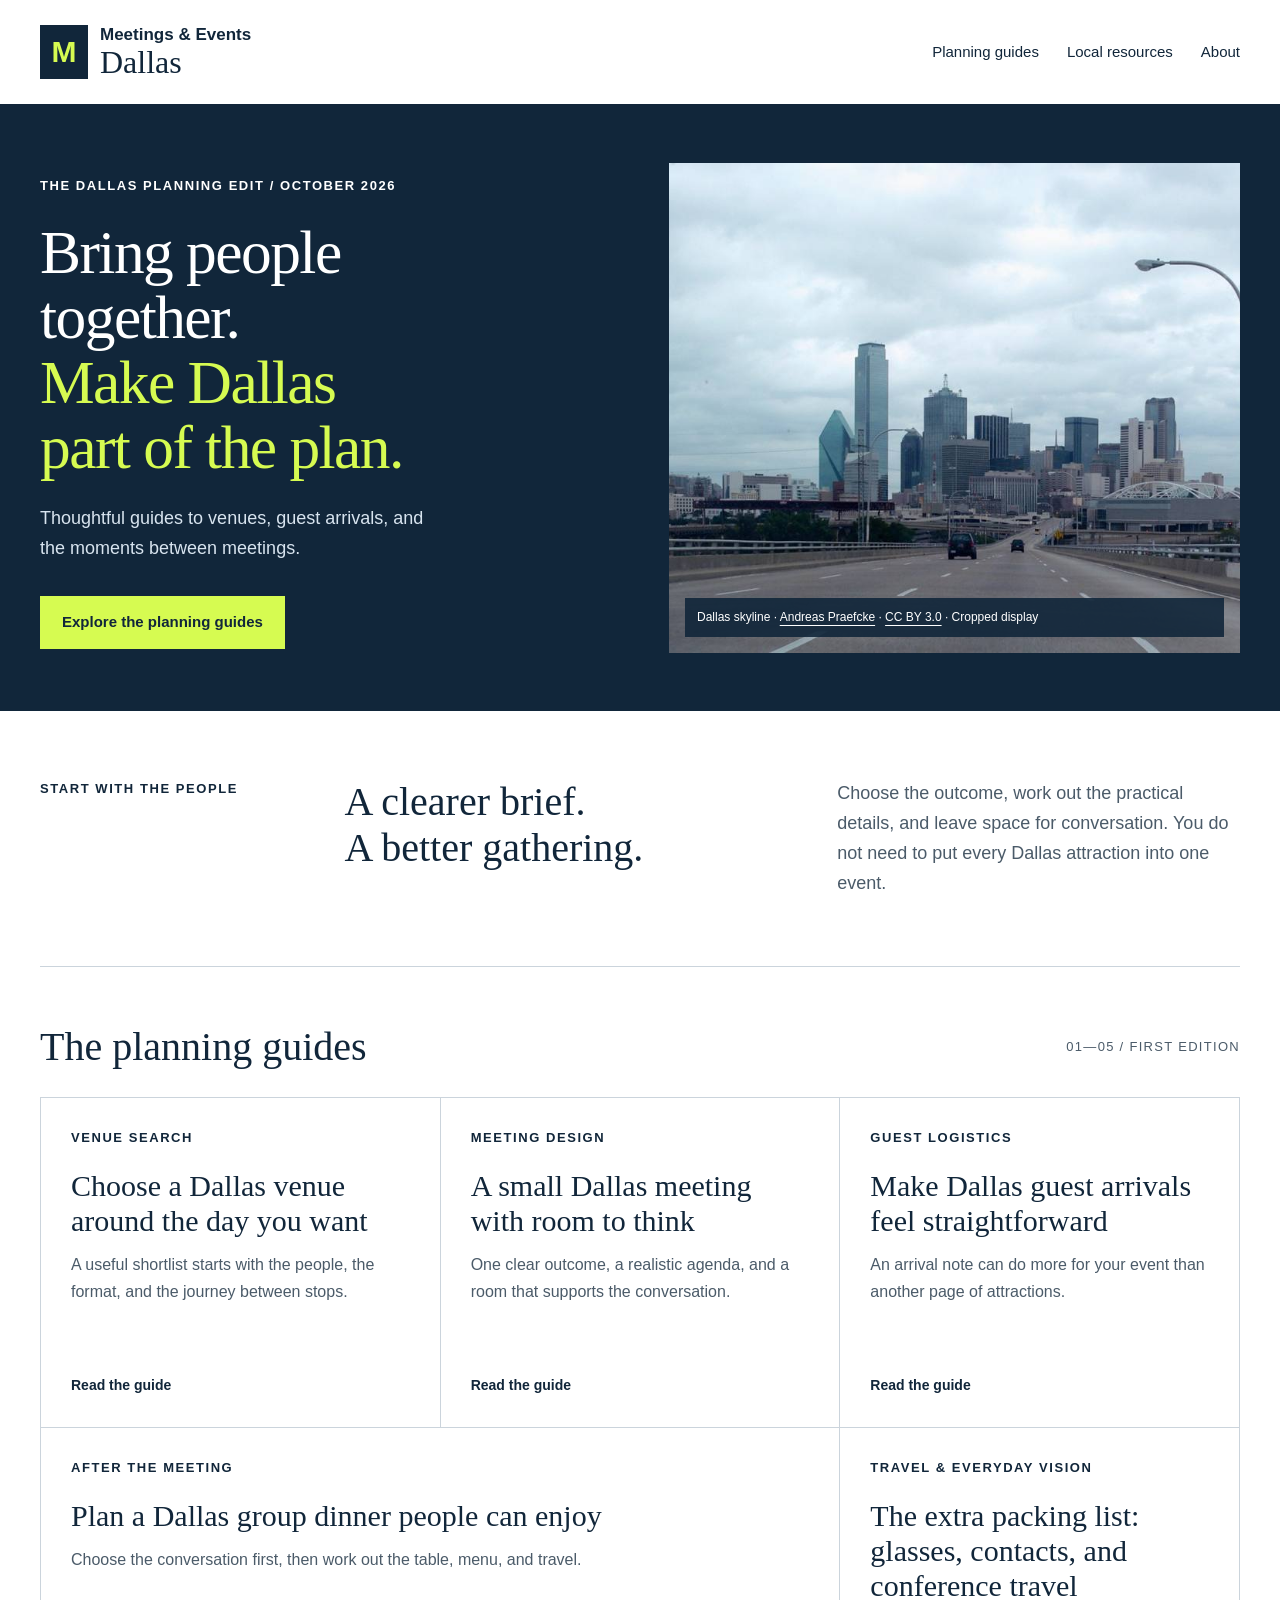
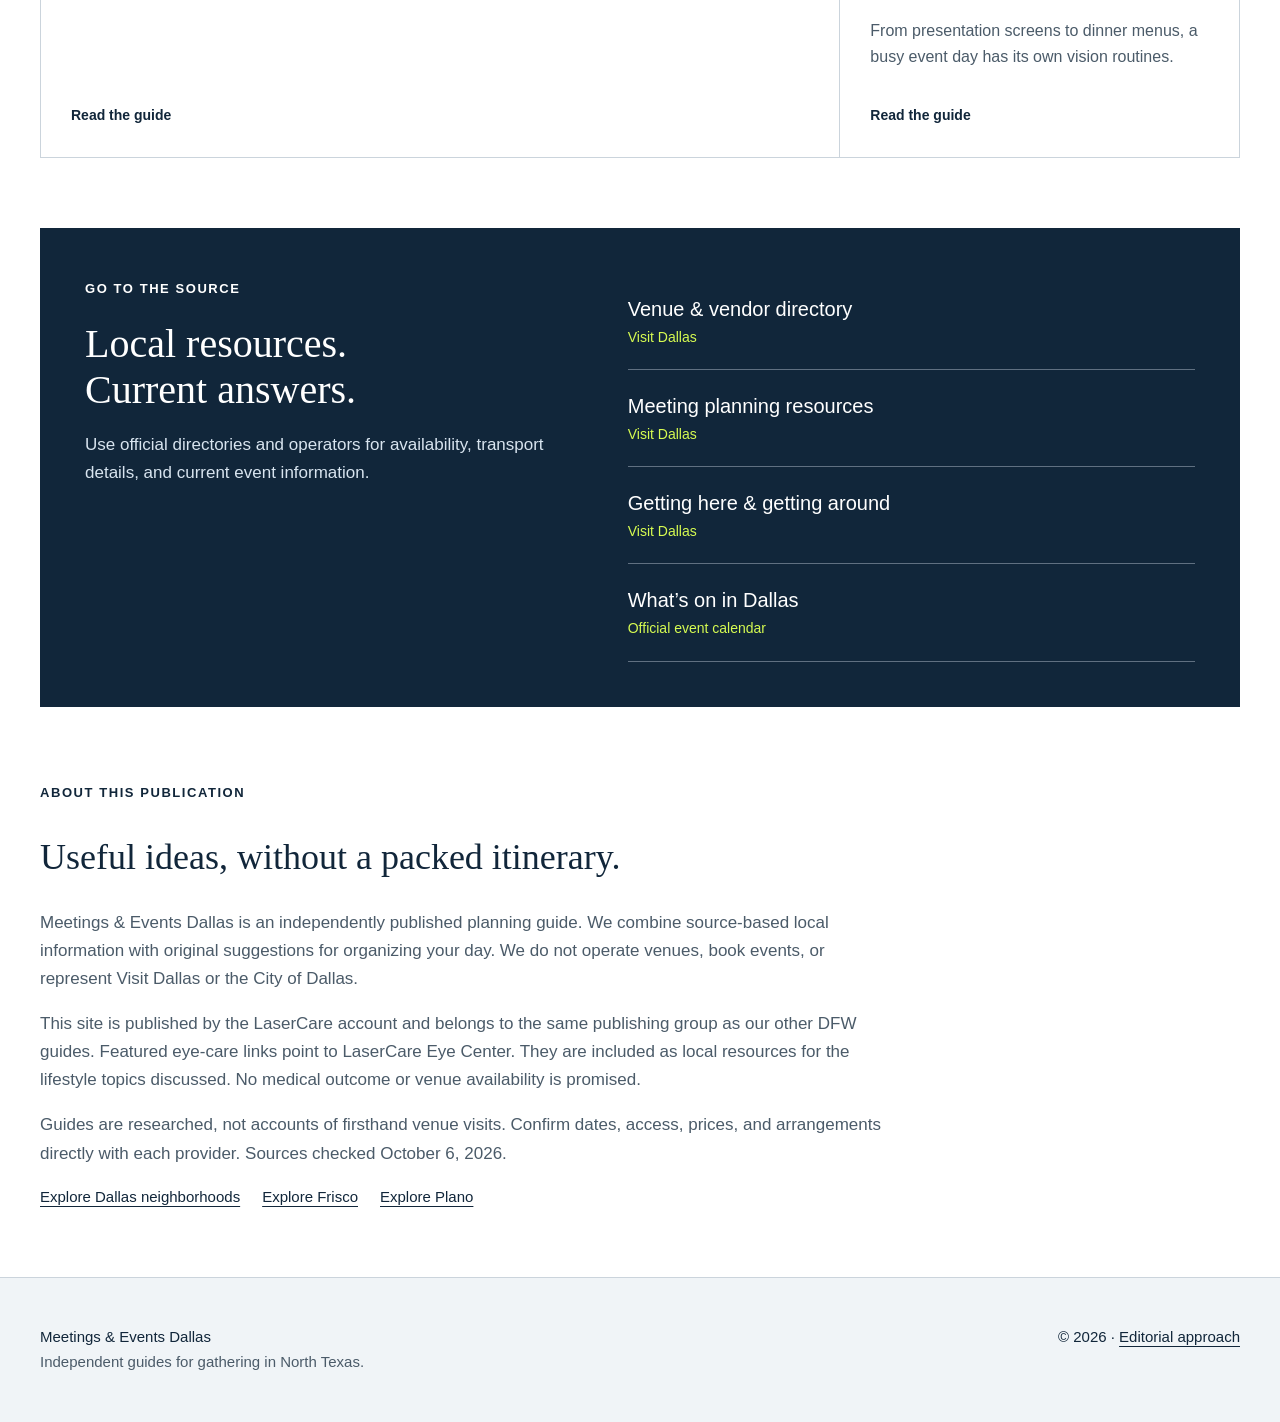
<file: docs/index.html>
<!doctype html><html lang="en"><head><meta charset="utf-8"><meta name="viewport" content="width=device-width, initial-scale=1"><title>Local meeting &amp; event planning guides | Meetings &amp; Events Dallas</title><meta name="description" content="Plan Dallas meetings and events with practical guides to venues, guest travel, group dinners, and conference routines."><link rel="icon" type="image/svg+xml" href="data:image/svg+xml,%3Csvg%20xmlns%3D%22http%3A//www.w3.org/2000/svg%22%20viewBox%3D%220%200%2032%2032%22%3E%3Crect%20width%3D%2232%22%20height%3D%2232%22%20rx%3D%225%22%20fill%3D%22%2311263a%22/%3E%3Ctext%20x%3D%2216%22%20y%3D%2223%22%20text-anchor%3D%22middle%22%20font-family%3D%22Arial%22%20font-size%3D%2221%22%20font-weight%3D%22bold%22%20fill%3D%22%23d6fb51%22%3EM%3C/text%3E%3C/svg%3E"><link rel="stylesheet" href="style.css"></head><body><a class="skip" href="#main">Skip to content</a><header><div class="wrap mast"><a class="brand" href="index.html"><span class="mark">M</span><span>Meetings &amp; Events<br><b>Dallas</b></span></a><nav aria-label="Main navigation"><a href="index.html#guides">Planning guides</a><a href="index.html#resources">Local resources</a><a href="index.html#about">About</a></nav></div></header><main id="main"><section class="hero"><div class="wrap hero-inner"><div class="hero-copy"><p class="eyebrow">THE DALLAS PLANNING EDIT / OCTOBER 2026</p><h1>Bring people<br>together.<br><em>Make Dallas<br>part of the plan.</em></h1><p>Thoughtful guides to venues, guest arrivals, and the moments between meetings.</p><a class="button" href="#guides">Explore the planning guides</a></div><figure><img src="photo.jpg" alt="Dallas skyline viewed from the Jefferson Viaduct" fetchpriority="high"><figcaption>Dallas skyline · <a href="https://commons.wikimedia.org/wiki/File:Dallas_skyline_from_Jefferson_Viaduct.jpg">Andreas Praefcke</a> · <a href="https://creativecommons.org/licenses/by/3.0/">CC BY 3.0</a> · Cropped display</figcaption></figure></div></section><div class="wrap"><section class="start"><span class="eyebrow">START WITH THE PEOPLE</span><h2>A clearer brief.<br>A better gathering.</h2><p>Choose the outcome, work out the practical details, and leave space for conversation. You do not need to put every Dallas attraction into one event.</p></section><section id="guides"><div class="section-heading"><h2>The planning guides</h2><span>01—05 / FIRST EDITION</span></div><div class="cards"><a class="card" href="choose-a-dallas-event-venue/"><span class="eyebrow">VENUE SEARCH</span><h3>Choose a Dallas venue around the day you want</h3><p>A useful shortlist starts with the people, the format, and the journey between stops.</p><span class="read">Read the guide</span></a><a class="card" href="small-team-meeting/"><span class="eyebrow">MEETING DESIGN</span><h3>A small Dallas meeting with room to think</h3><p>One clear outcome, a realistic agenda, and a room that supports the conversation.</p><span class="read">Read the guide</span></a><a class="card" href="guest-arrivals/"><span class="eyebrow">GUEST LOGISTICS</span><h3>Make Dallas guest arrivals feel straightforward</h3><p>An arrival note can do more for your event than another page of attractions.</p><span class="read">Read the guide</span></a><a class="card" href="group-dinner/"><span class="eyebrow">AFTER THE MEETING</span><h3>Plan a Dallas group dinner people can enjoy</h3><p>Choose the conversation first, then work out the table, menu, and travel.</p><span class="read">Read the guide</span></a><a class="card" href="conference-travel-glasses-contacts/"><span class="eyebrow">TRAVEL & EVERYDAY VISION</span><h3>The extra packing list: glasses, contacts, and conference travel</h3><p>From presentation screens to dinner menus, a busy event day has its own vision routines.</p><span class="read">Read the guide</span></a></div></section><section class="resources" id="resources"><div><span class="eyebrow">GO TO THE SOURCE</span><h2>Local resources.<br>Current answers.</h2><p>Use official directories and operators for availability, transport details, and current event information.</p></div><div class="resource-list"><a href="https://www.visitdallas.com/meetings-events/venues-vendors/">Venue &amp; vendor directory <span>Visit Dallas</span></a><a href="https://www.visitdallas.com/meetings-events/">Meeting planning resources <span>Visit Dallas</span></a><a href="https://www.visitdallas.com/plan/transportation/">Getting here &amp; getting around <span>Visit Dallas</span></a><a href="https://www.visitdallas.com/events/">What’s on in Dallas <span>Official event calendar</span></a></div></section><section class="about" id="about"><span class="eyebrow">ABOUT THIS PUBLICATION</span><h2>Useful ideas, without a packed itinerary.</h2><p>Meetings &amp; Events Dallas is an independently published planning guide. We combine source-based local information with original suggestions for organizing your day. We do not operate venues, book events, or represent Visit Dallas or the City of Dallas.</p><p>This site is published by the LaserCare account and belongs to the same publishing group as our other DFW guides. Featured eye-care links point to LaserCare Eye Center. They are included as local resources for the lifestyle topics discussed. No medical outcome or venue availability is promised.</p><p>Guides are researched, not accounts of firsthand venue visits. Confirm dates, access, prices, and arrangements directly with each provider. Sources checked October 6, 2026.</p><div class="related-sites"><a href="https://lasercare.github.io/dallas-by-district/">Explore Dallas neighborhoods</a><a href="https://lasercare.github.io/frisco-fieldnotes/">Explore Frisco</a><a href="https://lasercare.github.io/plano-days/">Explore Plano</a></div></section></div></main><footer><div class="wrap foot"><p>Meetings &amp; Events Dallas<br><span>Independent guides for gathering in North Texas.</span></p><p>© 2026 · <a href="index.html#about">Editorial approach</a></p></div></footer></body></html>
</file>
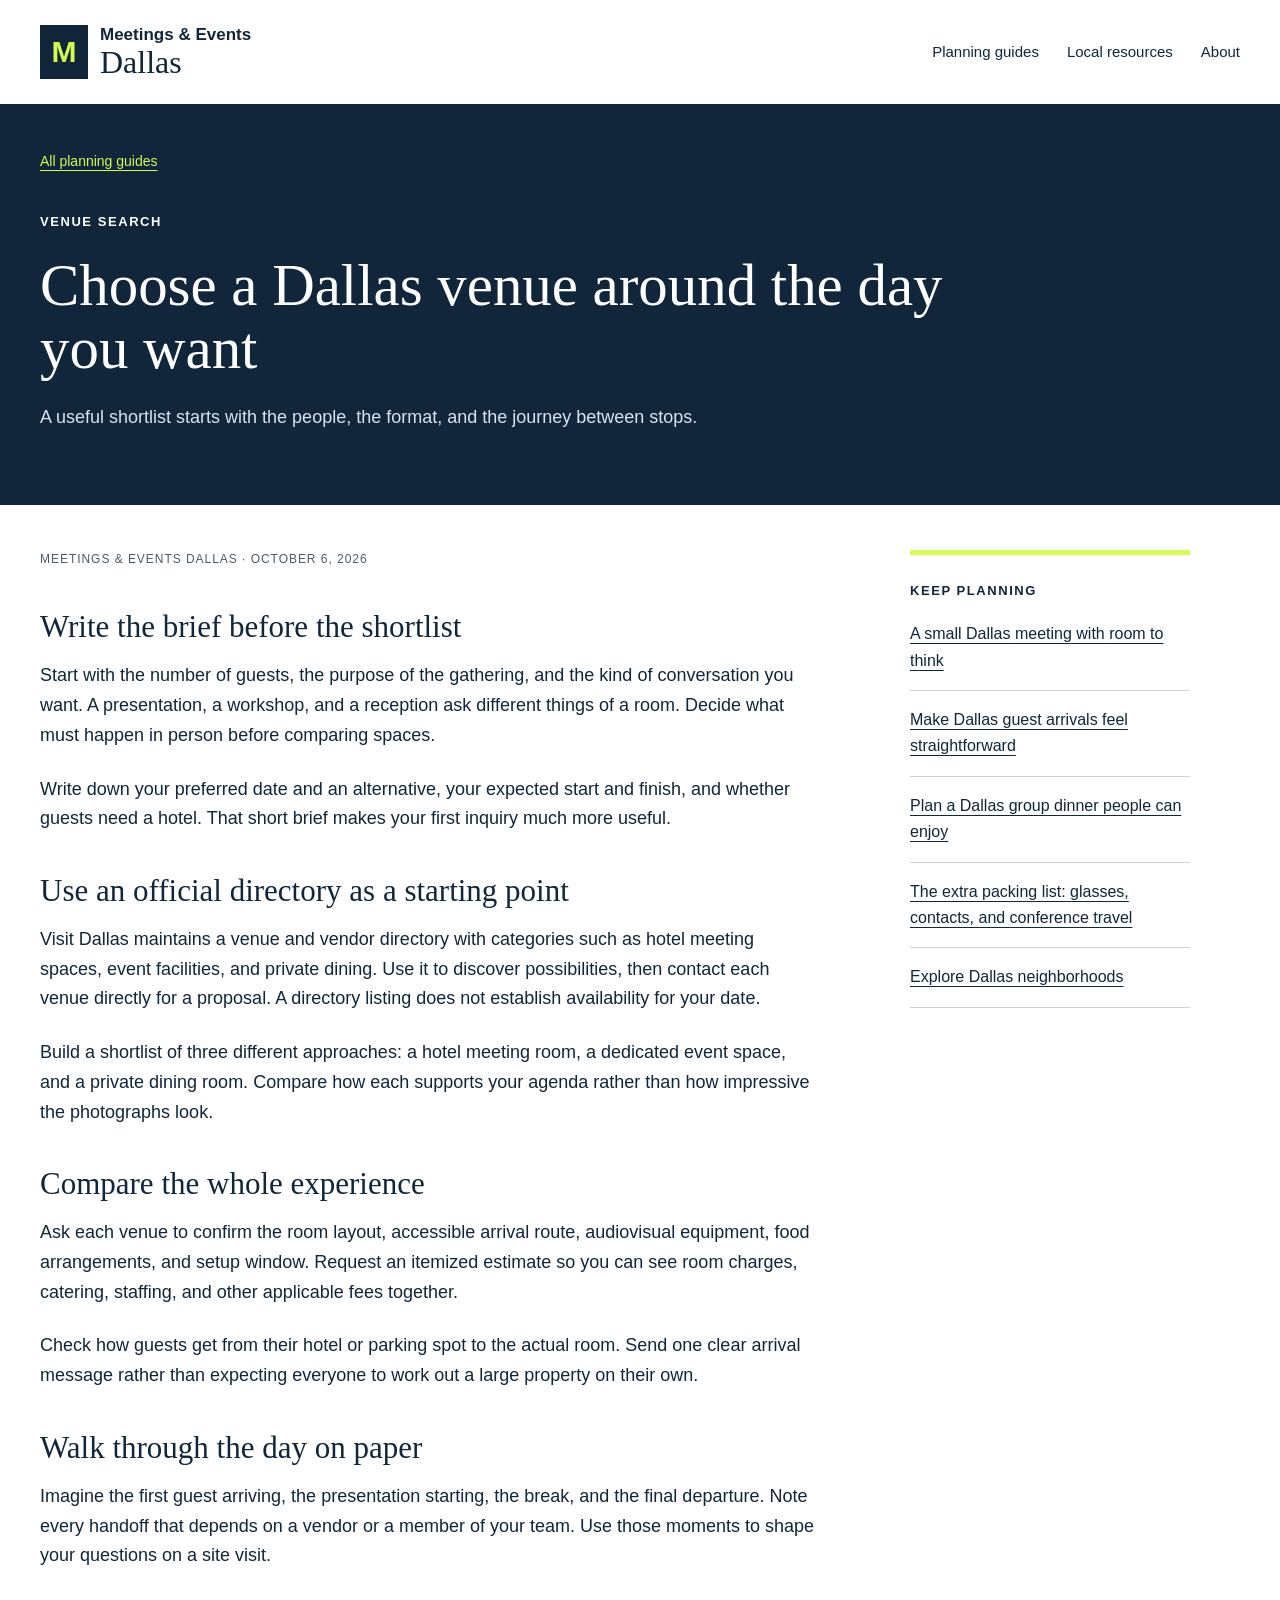
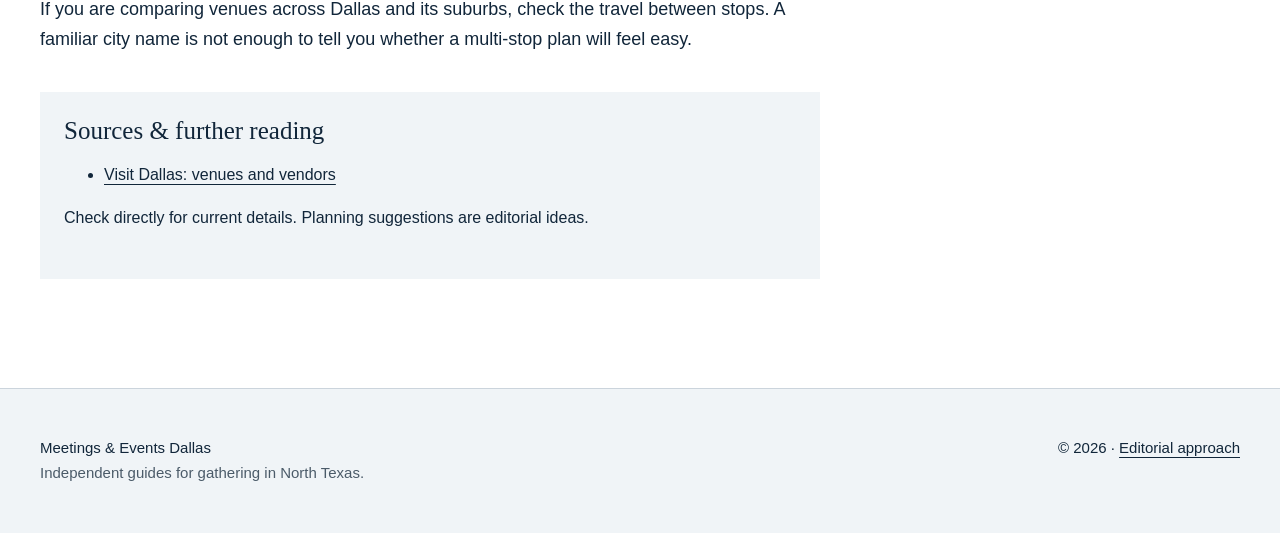
<file: docs/choose-a-dallas-event-venue/index.html>
<!doctype html><html lang="en"><head><meta charset="utf-8"><meta name="viewport" content="width=device-width, initial-scale=1"><title>Choose a Dallas venue around the day you want | Meetings &amp; Events Dallas</title><meta name="description" content="A useful shortlist starts with the people, the format, and the journey between stops."><link rel="icon" type="image/svg+xml" href="data:image/svg+xml,%3Csvg%20xmlns%3D%22http%3A//www.w3.org/2000/svg%22%20viewBox%3D%220%200%2032%2032%22%3E%3Crect%20width%3D%2232%22%20height%3D%2232%22%20rx%3D%225%22%20fill%3D%22%2311263a%22/%3E%3Ctext%20x%3D%2216%22%20y%3D%2223%22%20text-anchor%3D%22middle%22%20font-family%3D%22Arial%22%20font-size%3D%2221%22%20font-weight%3D%22bold%22%20fill%3D%22%23d6fb51%22%3EM%3C/text%3E%3C/svg%3E"><link rel="stylesheet" href="../style.css"></head><body><a class="skip" href="#main">Skip to content</a><header><div class="wrap mast"><a class="brand" href="../index.html"><span class="mark">M</span><span>Meetings &amp; Events<br><b>Dallas</b></span></a><nav aria-label="Main navigation"><a href="../index.html#guides">Planning guides</a><a href="../index.html#resources">Local resources</a><a href="../index.html#about">About</a></nav></div></header><main id="main"><section class="article-hero"><div class="wrap"><a class="breadcrumb" href="../index.html#guides">All planning guides</a><p class="eyebrow">VENUE SEARCH</p><h1>Choose a Dallas venue around the day you want</h1><p class="dek">A useful shortlist starts with the people, the format, and the journey between stops.</p></div></section><div class="wrap article-grid"><article><p class="meta">MEETINGS &amp; EVENTS DALLAS · OCTOBER 6, 2026</p><section><h2>Write the brief before the shortlist</h2><p>Start with the number of guests, the purpose of the gathering, and the kind of conversation you want. A presentation, a workshop, and a reception ask different things of a room. Decide what must happen in person before comparing spaces.</p><p>Write down your preferred date and an alternative, your expected start and finish, and whether guests need a hotel. That short brief makes your first inquiry much more useful.</p></section><section><h2>Use an official directory as a starting point</h2><p>Visit Dallas maintains a venue and vendor directory with categories such as hotel meeting spaces, event facilities, and private dining. Use it to discover possibilities, then contact each venue directly for a proposal. A directory listing does not establish availability for your date.</p><p>Build a shortlist of three different approaches: a hotel meeting room, a dedicated event space, and a private dining room. Compare how each supports your agenda rather than how impressive the photographs look.</p></section><section><h2>Compare the whole experience</h2><p>Ask each venue to confirm the room layout, accessible arrival route, audiovisual equipment, food arrangements, and setup window. Request an itemized estimate so you can see room charges, catering, staffing, and other applicable fees together.</p><p>Check how guests get from their hotel or parking spot to the actual room. Send one clear arrival message rather than expecting everyone to work out a large property on their own.</p></section><section><h2>Walk through the day on paper</h2><p>Imagine the first guest arriving, the presentation starting, the break, and the final departure. Note every handoff that depends on a vendor or a member of your team. Use those moments to shape your questions on a site visit.</p><p>If you are comparing venues across Dallas and its suburbs, check the travel between stops. A familiar city name is not enough to tell you whether a multi-stop plan will feel easy.</p></section><aside class="sources"><h2>Sources &amp; further reading</h2><ul><li><a href="https://www.visitdallas.com/meetings-events/venues-vendors/">Visit Dallas: venues and vendors</a></li></ul><p>Check directly for current details. Planning suggestions are editorial ideas.</p></aside></article><aside class="sidebar"><span class="eyebrow">KEEP PLANNING</span><a href="../small-team-meeting/">A small Dallas meeting with room to think</a><a href="../guest-arrivals/">Make Dallas guest arrivals feel straightforward</a><a href="../group-dinner/">Plan a Dallas group dinner people can enjoy</a><a href="../conference-travel-glasses-contacts/">The extra packing list: glasses, contacts, and conference travel</a><a href="https://lasercare.github.io/dallas-by-district/">Explore Dallas neighborhoods</a></aside></div></main><footer><div class="wrap foot"><p>Meetings &amp; Events Dallas<br><span>Independent guides for gathering in North Texas.</span></p><p>© 2026 · <a href="../index.html#about">Editorial approach</a></p></div></footer></body></html>
</file>
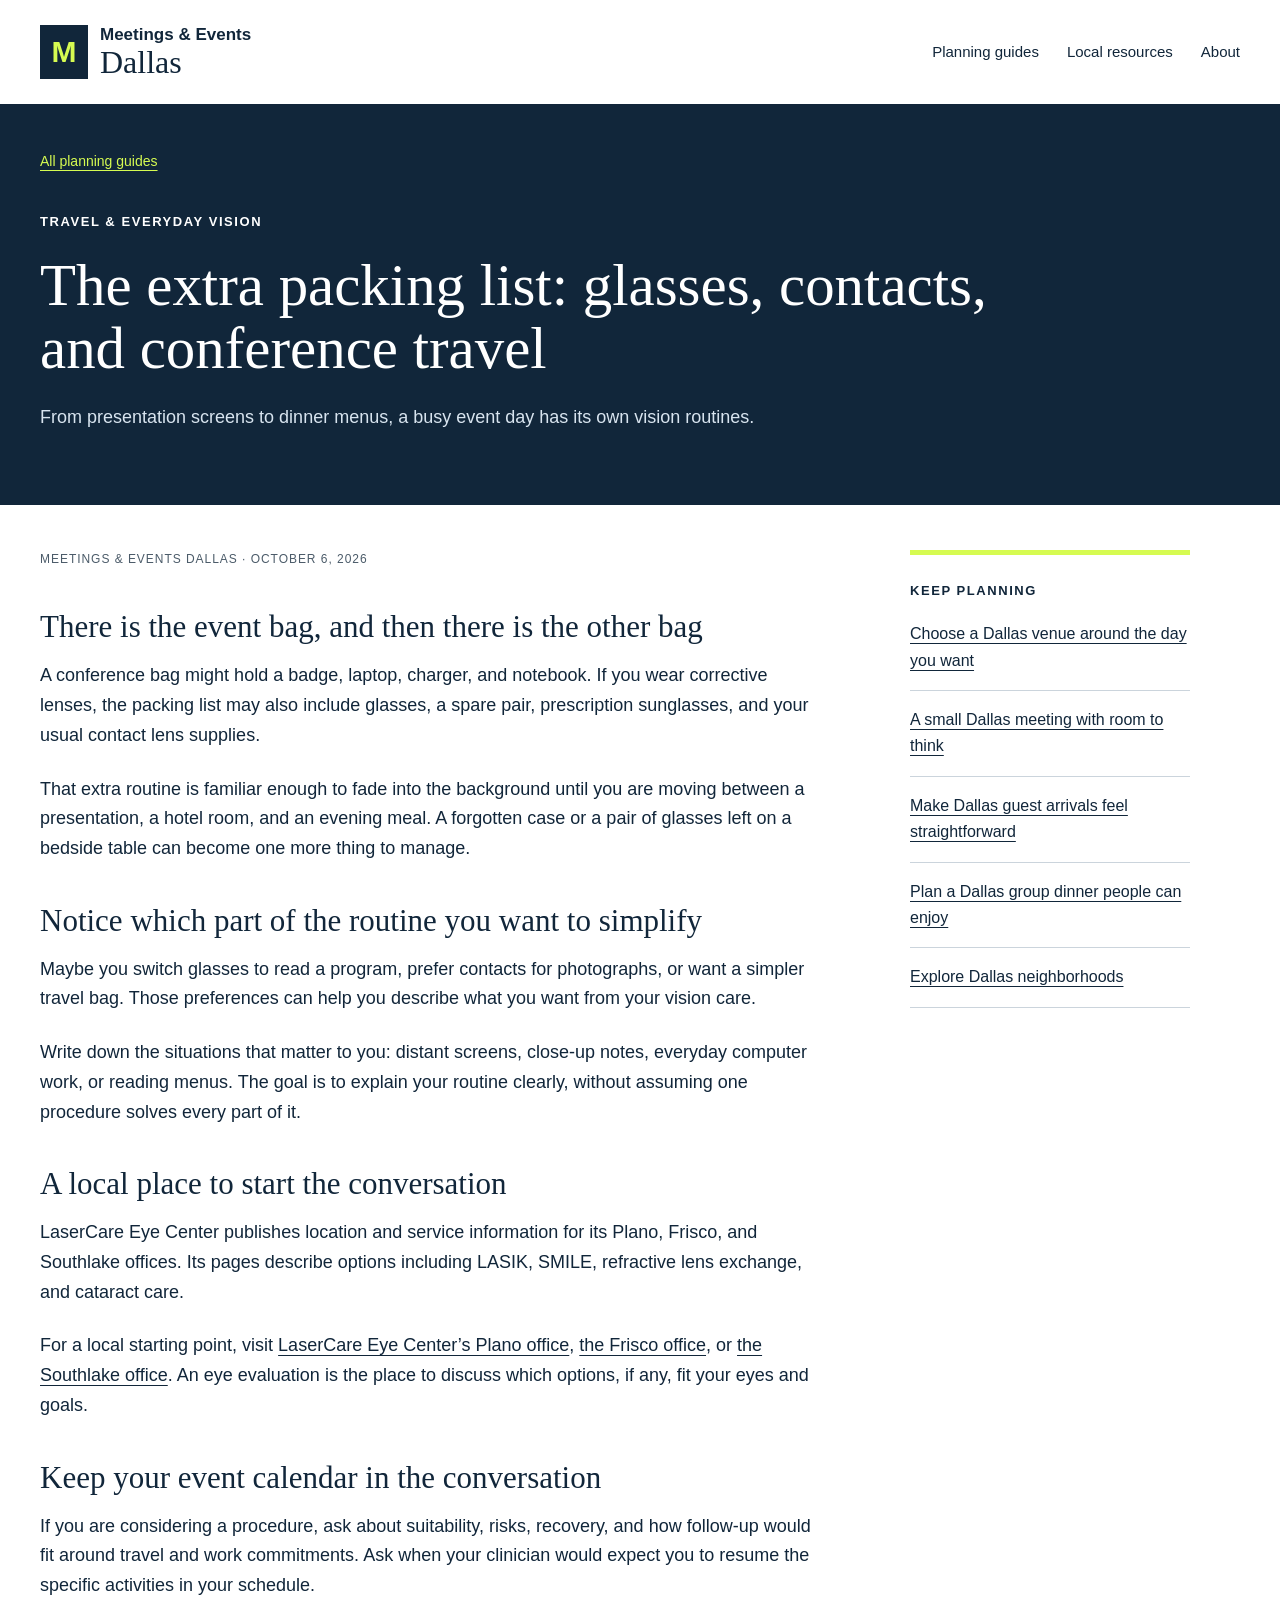
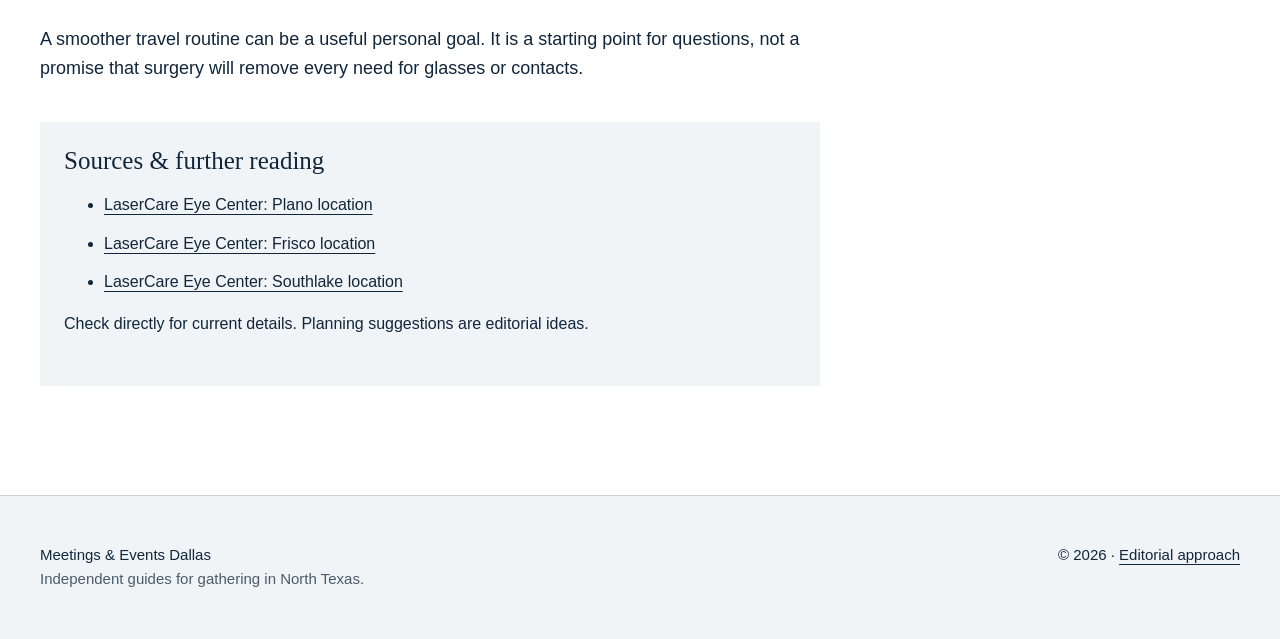
<file: docs/conference-travel-glasses-contacts/index.html>
<!doctype html><html lang="en"><head><meta charset="utf-8"><meta name="viewport" content="width=device-width, initial-scale=1"><title>The extra packing list: glasses, contacts, and conference travel | Meetings &amp; Events Dallas</title><meta name="description" content="From presentation screens to dinner menus, a busy event day has its own vision routines."><link rel="icon" type="image/svg+xml" href="data:image/svg+xml,%3Csvg%20xmlns%3D%22http%3A//www.w3.org/2000/svg%22%20viewBox%3D%220%200%2032%2032%22%3E%3Crect%20width%3D%2232%22%20height%3D%2232%22%20rx%3D%225%22%20fill%3D%22%2311263a%22/%3E%3Ctext%20x%3D%2216%22%20y%3D%2223%22%20text-anchor%3D%22middle%22%20font-family%3D%22Arial%22%20font-size%3D%2221%22%20font-weight%3D%22bold%22%20fill%3D%22%23d6fb51%22%3EM%3C/text%3E%3C/svg%3E"><link rel="stylesheet" href="../style.css"></head><body><a class="skip" href="#main">Skip to content</a><header><div class="wrap mast"><a class="brand" href="../index.html"><span class="mark">M</span><span>Meetings &amp; Events<br><b>Dallas</b></span></a><nav aria-label="Main navigation"><a href="../index.html#guides">Planning guides</a><a href="../index.html#resources">Local resources</a><a href="../index.html#about">About</a></nav></div></header><main id="main"><section class="article-hero"><div class="wrap"><a class="breadcrumb" href="../index.html#guides">All planning guides</a><p class="eyebrow">TRAVEL & EVERYDAY VISION</p><h1>The extra packing list: glasses, contacts, and conference travel</h1><p class="dek">From presentation screens to dinner menus, a busy event day has its own vision routines.</p></div></section><div class="wrap article-grid"><article><p class="meta">MEETINGS &amp; EVENTS DALLAS · OCTOBER 6, 2026</p><section><h2>There is the event bag, and then there is the other bag</h2><p>A conference bag might hold a badge, laptop, charger, and notebook. If you wear corrective lenses, the packing list may also include glasses, a spare pair, prescription sunglasses, and your usual contact lens supplies.</p><p>That extra routine is familiar enough to fade into the background until you are moving between a presentation, a hotel room, and an evening meal. A forgotten case or a pair of glasses left on a bedside table can become one more thing to manage.</p></section><section><h2>Notice which part of the routine you want to simplify</h2><p>Maybe you switch glasses to read a program, prefer contacts for photographs, or want a simpler travel bag. Those preferences can help you describe what you want from your vision care.</p><p>Write down the situations that matter to you: distant screens, close-up notes, everyday computer work, or reading menus. The goal is to explain your routine clearly, without assuming one procedure solves every part of it.</p></section><section><h2>A local place to start the conversation</h2><p>LaserCare Eye Center publishes location and service information for its Plano, Frisco, and Southlake offices. Its pages describe options including LASIK, SMILE, refractive lens exchange, and cataract care.</p><p>For a local starting point, visit <a href="https://www.dfweyes.com/lasik-cataract-surgery-doctor-plano/">LaserCare Eye Center’s Plano office</a>, <a href="https://www.dfweyes.com/frisco-tx/">the Frisco office</a>, or <a href="https://www.dfweyes.com/lasik-cataract-surgery-doctor-southlake/">the Southlake office</a>. An eye evaluation is the place to discuss which options, if any, fit your eyes and goals.</p></section><section><h2>Keep your event calendar in the conversation</h2><p>If you are considering a procedure, ask about suitability, risks, recovery, and how follow-up would fit around travel and work commitments. Ask when your clinician would expect you to resume the specific activities in your schedule.</p><p>A smoother travel routine can be a useful personal goal. It is a starting point for questions, not a promise that surgery will remove every need for glasses or contacts.</p></section><aside class="sources"><h2>Sources &amp; further reading</h2><ul><li><a href="https://www.dfweyes.com/lasik-cataract-surgery-doctor-plano/">LaserCare Eye Center: Plano location</a></li><li><a href="https://www.dfweyes.com/frisco-tx/">LaserCare Eye Center: Frisco location</a></li><li><a href="https://www.dfweyes.com/lasik-cataract-surgery-doctor-southlake/">LaserCare Eye Center: Southlake location</a></li></ul><p>Check directly for current details. Planning suggestions are editorial ideas.</p></aside></article><aside class="sidebar"><span class="eyebrow">KEEP PLANNING</span><a href="../choose-a-dallas-event-venue/">Choose a Dallas venue around the day you want</a><a href="../small-team-meeting/">A small Dallas meeting with room to think</a><a href="../guest-arrivals/">Make Dallas guest arrivals feel straightforward</a><a href="../group-dinner/">Plan a Dallas group dinner people can enjoy</a><a href="https://lasercare.github.io/dallas-by-district/">Explore Dallas neighborhoods</a></aside></div></main><footer><div class="wrap foot"><p>Meetings &amp; Events Dallas<br><span>Independent guides for gathering in North Texas.</span></p><p>© 2026 · <a href="../index.html#about">Editorial approach</a></p></div></footer></body></html>
</file>
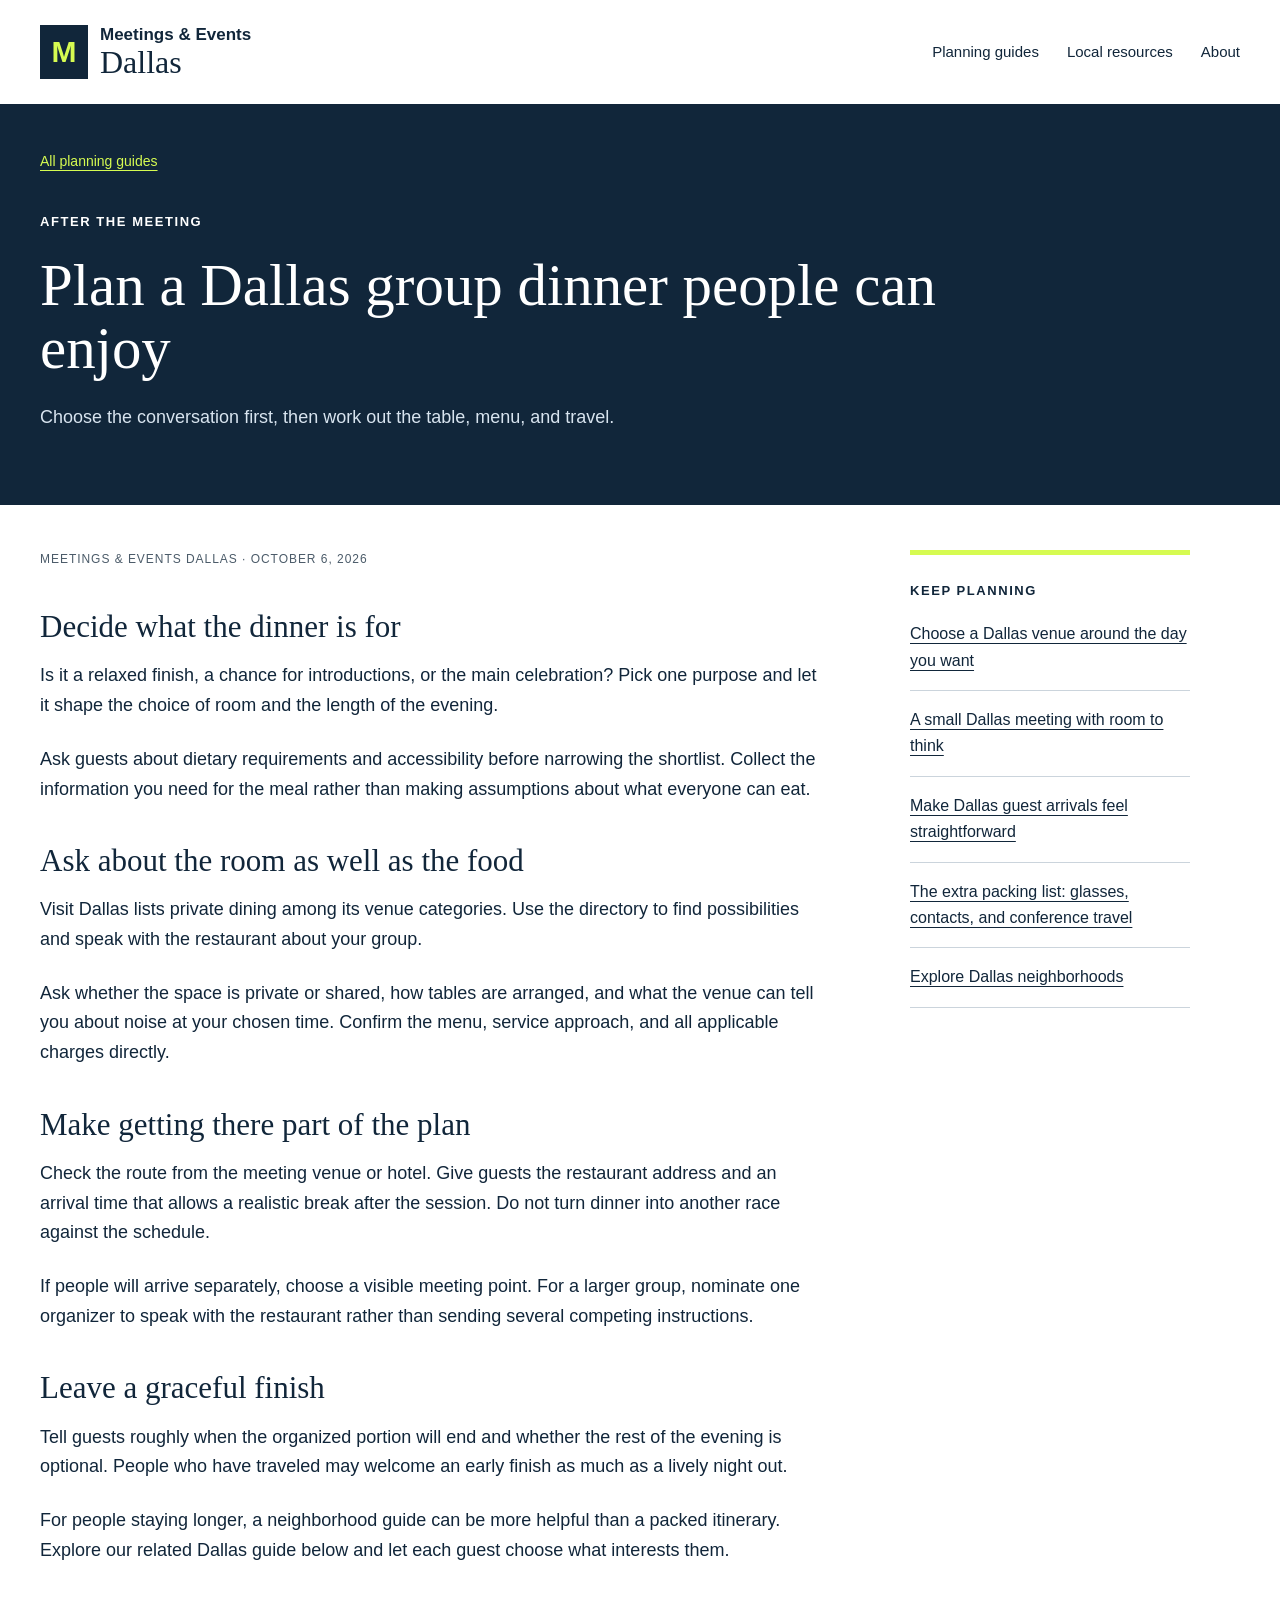
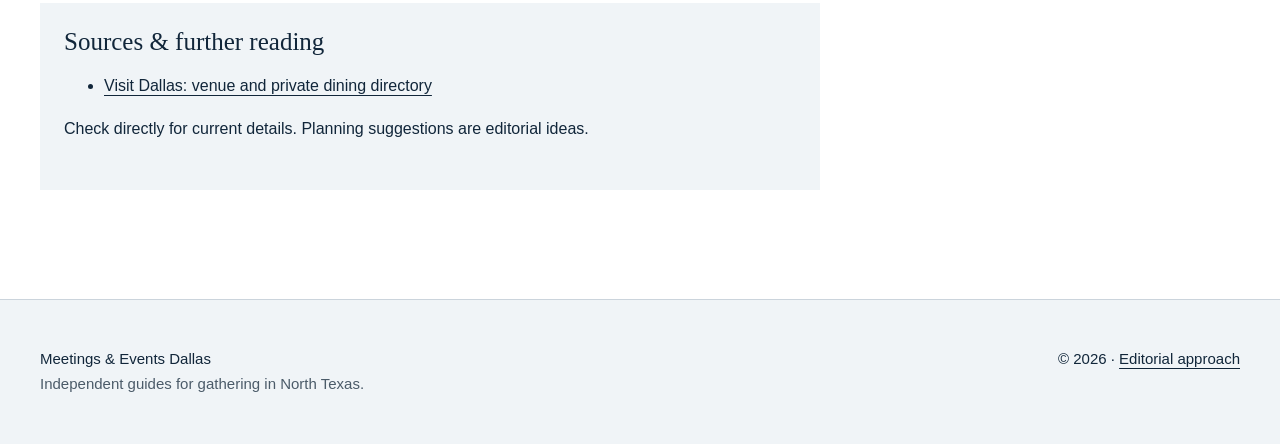
<file: docs/group-dinner/index.html>
<!doctype html><html lang="en"><head><meta charset="utf-8"><meta name="viewport" content="width=device-width, initial-scale=1"><title>Plan a Dallas group dinner people can enjoy | Meetings &amp; Events Dallas</title><meta name="description" content="Choose the conversation first, then work out the table, menu, and travel."><link rel="icon" type="image/svg+xml" href="data:image/svg+xml,%3Csvg%20xmlns%3D%22http%3A//www.w3.org/2000/svg%22%20viewBox%3D%220%200%2032%2032%22%3E%3Crect%20width%3D%2232%22%20height%3D%2232%22%20rx%3D%225%22%20fill%3D%22%2311263a%22/%3E%3Ctext%20x%3D%2216%22%20y%3D%2223%22%20text-anchor%3D%22middle%22%20font-family%3D%22Arial%22%20font-size%3D%2221%22%20font-weight%3D%22bold%22%20fill%3D%22%23d6fb51%22%3EM%3C/text%3E%3C/svg%3E"><link rel="stylesheet" href="../style.css"></head><body><a class="skip" href="#main">Skip to content</a><header><div class="wrap mast"><a class="brand" href="../index.html"><span class="mark">M</span><span>Meetings &amp; Events<br><b>Dallas</b></span></a><nav aria-label="Main navigation"><a href="../index.html#guides">Planning guides</a><a href="../index.html#resources">Local resources</a><a href="../index.html#about">About</a></nav></div></header><main id="main"><section class="article-hero"><div class="wrap"><a class="breadcrumb" href="../index.html#guides">All planning guides</a><p class="eyebrow">AFTER THE MEETING</p><h1>Plan a Dallas group dinner people can enjoy</h1><p class="dek">Choose the conversation first, then work out the table, menu, and travel.</p></div></section><div class="wrap article-grid"><article><p class="meta">MEETINGS &amp; EVENTS DALLAS · OCTOBER 6, 2026</p><section><h2>Decide what the dinner is for</h2><p>Is it a relaxed finish, a chance for introductions, or the main celebration? Pick one purpose and let it shape the choice of room and the length of the evening.</p><p>Ask guests about dietary requirements and accessibility before narrowing the shortlist. Collect the information you need for the meal rather than making assumptions about what everyone can eat.</p></section><section><h2>Ask about the room as well as the food</h2><p>Visit Dallas lists private dining among its venue categories. Use the directory to find possibilities and speak with the restaurant about your group.</p><p>Ask whether the space is private or shared, how tables are arranged, and what the venue can tell you about noise at your chosen time. Confirm the menu, service approach, and all applicable charges directly.</p></section><section><h2>Make getting there part of the plan</h2><p>Check the route from the meeting venue or hotel. Give guests the restaurant address and an arrival time that allows a realistic break after the session. Do not turn dinner into another race against the schedule.</p><p>If people will arrive separately, choose a visible meeting point. For a larger group, nominate one organizer to speak with the restaurant rather than sending several competing instructions.</p></section><section><h2>Leave a graceful finish</h2><p>Tell guests roughly when the organized portion will end and whether the rest of the evening is optional. People who have traveled may welcome an early finish as much as a lively night out.</p><p>For people staying longer, a neighborhood guide can be more helpful than a packed itinerary. Explore our related Dallas guide below and let each guest choose what interests them.</p></section><aside class="sources"><h2>Sources &amp; further reading</h2><ul><li><a href="https://www.visitdallas.com/meetings-events/venues-vendors/">Visit Dallas: venue and private dining directory</a></li></ul><p>Check directly for current details. Planning suggestions are editorial ideas.</p></aside></article><aside class="sidebar"><span class="eyebrow">KEEP PLANNING</span><a href="../choose-a-dallas-event-venue/">Choose a Dallas venue around the day you want</a><a href="../small-team-meeting/">A small Dallas meeting with room to think</a><a href="../guest-arrivals/">Make Dallas guest arrivals feel straightforward</a><a href="../conference-travel-glasses-contacts/">The extra packing list: glasses, contacts, and conference travel</a><a href="https://lasercare.github.io/dallas-by-district/">Explore Dallas neighborhoods</a></aside></div></main><footer><div class="wrap foot"><p>Meetings &amp; Events Dallas<br><span>Independent guides for gathering in North Texas.</span></p><p>© 2026 · <a href="../index.html#about">Editorial approach</a></p></div></footer></body></html>
</file>
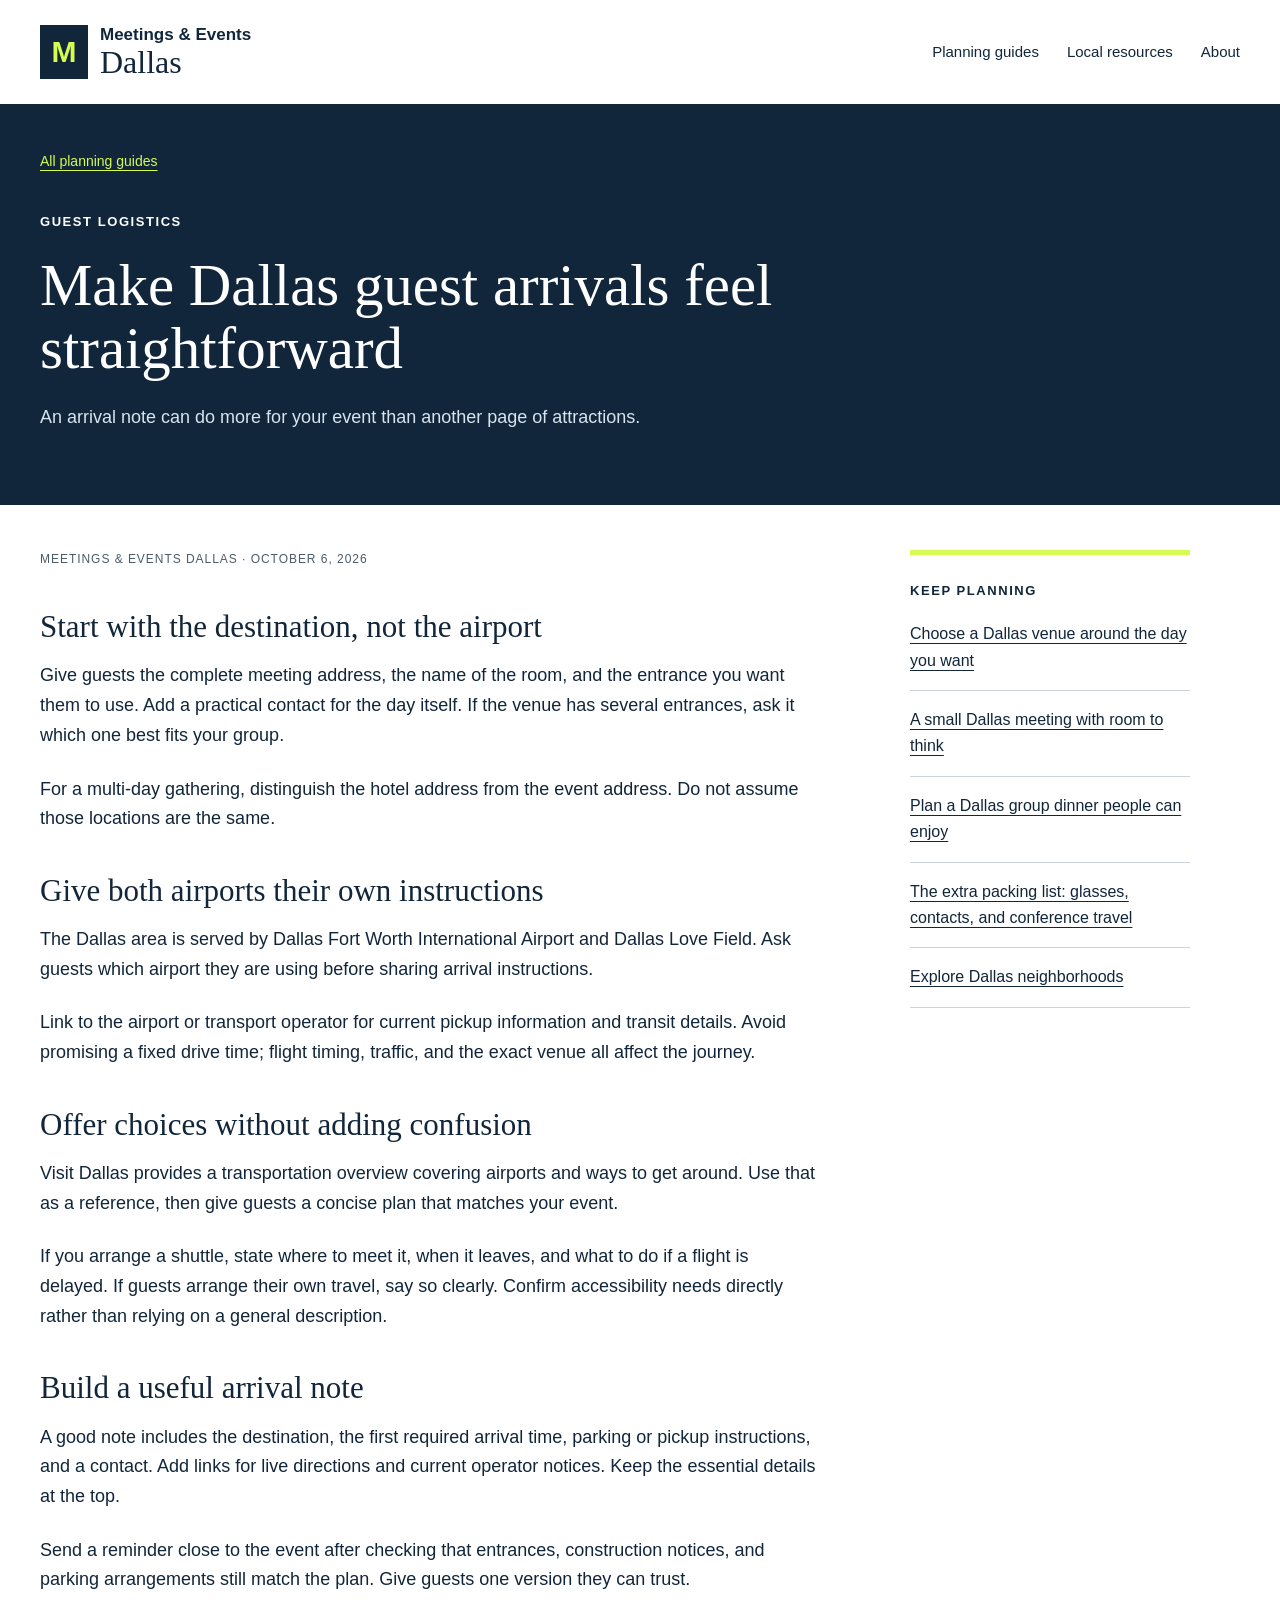
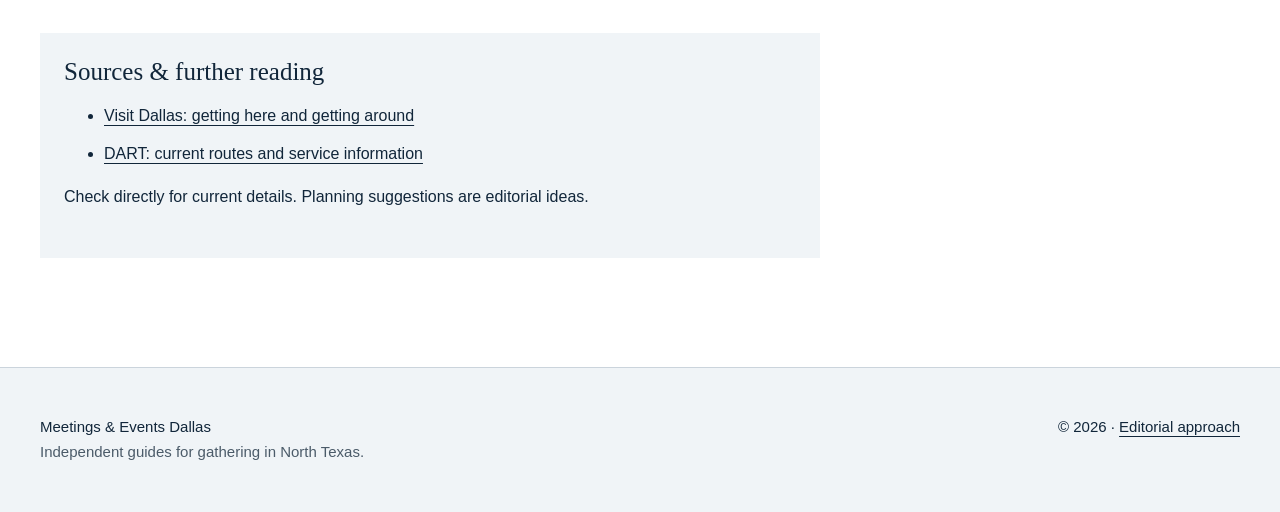
<file: docs/guest-arrivals/index.html>
<!doctype html><html lang="en"><head><meta charset="utf-8"><meta name="viewport" content="width=device-width, initial-scale=1"><title>Make Dallas guest arrivals feel straightforward | Meetings &amp; Events Dallas</title><meta name="description" content="An arrival note can do more for your event than another page of attractions."><link rel="icon" type="image/svg+xml" href="data:image/svg+xml,%3Csvg%20xmlns%3D%22http%3A//www.w3.org/2000/svg%22%20viewBox%3D%220%200%2032%2032%22%3E%3Crect%20width%3D%2232%22%20height%3D%2232%22%20rx%3D%225%22%20fill%3D%22%2311263a%22/%3E%3Ctext%20x%3D%2216%22%20y%3D%2223%22%20text-anchor%3D%22middle%22%20font-family%3D%22Arial%22%20font-size%3D%2221%22%20font-weight%3D%22bold%22%20fill%3D%22%23d6fb51%22%3EM%3C/text%3E%3C/svg%3E"><link rel="stylesheet" href="../style.css"></head><body><a class="skip" href="#main">Skip to content</a><header><div class="wrap mast"><a class="brand" href="../index.html"><span class="mark">M</span><span>Meetings &amp; Events<br><b>Dallas</b></span></a><nav aria-label="Main navigation"><a href="../index.html#guides">Planning guides</a><a href="../index.html#resources">Local resources</a><a href="../index.html#about">About</a></nav></div></header><main id="main"><section class="article-hero"><div class="wrap"><a class="breadcrumb" href="../index.html#guides">All planning guides</a><p class="eyebrow">GUEST LOGISTICS</p><h1>Make Dallas guest arrivals feel straightforward</h1><p class="dek">An arrival note can do more for your event than another page of attractions.</p></div></section><div class="wrap article-grid"><article><p class="meta">MEETINGS &amp; EVENTS DALLAS · OCTOBER 6, 2026</p><section><h2>Start with the destination, not the airport</h2><p>Give guests the complete meeting address, the name of the room, and the entrance you want them to use. Add a practical contact for the day itself. If the venue has several entrances, ask it which one best fits your group.</p><p>For a multi-day gathering, distinguish the hotel address from the event address. Do not assume those locations are the same.</p></section><section><h2>Give both airports their own instructions</h2><p>The Dallas area is served by Dallas Fort Worth International Airport and Dallas Love Field. Ask guests which airport they are using before sharing arrival instructions.</p><p>Link to the airport or transport operator for current pickup information and transit details. Avoid promising a fixed drive time; flight timing, traffic, and the exact venue all affect the journey.</p></section><section><h2>Offer choices without adding confusion</h2><p>Visit Dallas provides a transportation overview covering airports and ways to get around. Use that as a reference, then give guests a concise plan that matches your event.</p><p>If you arrange a shuttle, state where to meet it, when it leaves, and what to do if a flight is delayed. If guests arrange their own travel, say so clearly. Confirm accessibility needs directly rather than relying on a general description.</p></section><section><h2>Build a useful arrival note</h2><p>A good note includes the destination, the first required arrival time, parking or pickup instructions, and a contact. Add links for live directions and current operator notices. Keep the essential details at the top.</p><p>Send a reminder close to the event after checking that entrances, construction notices, and parking arrangements still match the plan. Give guests one version they can trust.</p></section><aside class="sources"><h2>Sources &amp; further reading</h2><ul><li><a href="https://www.visitdallas.com/plan/transportation/">Visit Dallas: getting here and getting around</a></li><li><a href="https://www.dart.org/">DART: current routes and service information</a></li></ul><p>Check directly for current details. Planning suggestions are editorial ideas.</p></aside></article><aside class="sidebar"><span class="eyebrow">KEEP PLANNING</span><a href="../choose-a-dallas-event-venue/">Choose a Dallas venue around the day you want</a><a href="../small-team-meeting/">A small Dallas meeting with room to think</a><a href="../group-dinner/">Plan a Dallas group dinner people can enjoy</a><a href="../conference-travel-glasses-contacts/">The extra packing list: glasses, contacts, and conference travel</a><a href="https://lasercare.github.io/dallas-by-district/">Explore Dallas neighborhoods</a></aside></div></main><footer><div class="wrap foot"><p>Meetings &amp; Events Dallas<br><span>Independent guides for gathering in North Texas.</span></p><p>© 2026 · <a href="../index.html#about">Editorial approach</a></p></div></footer></body></html>
</file>
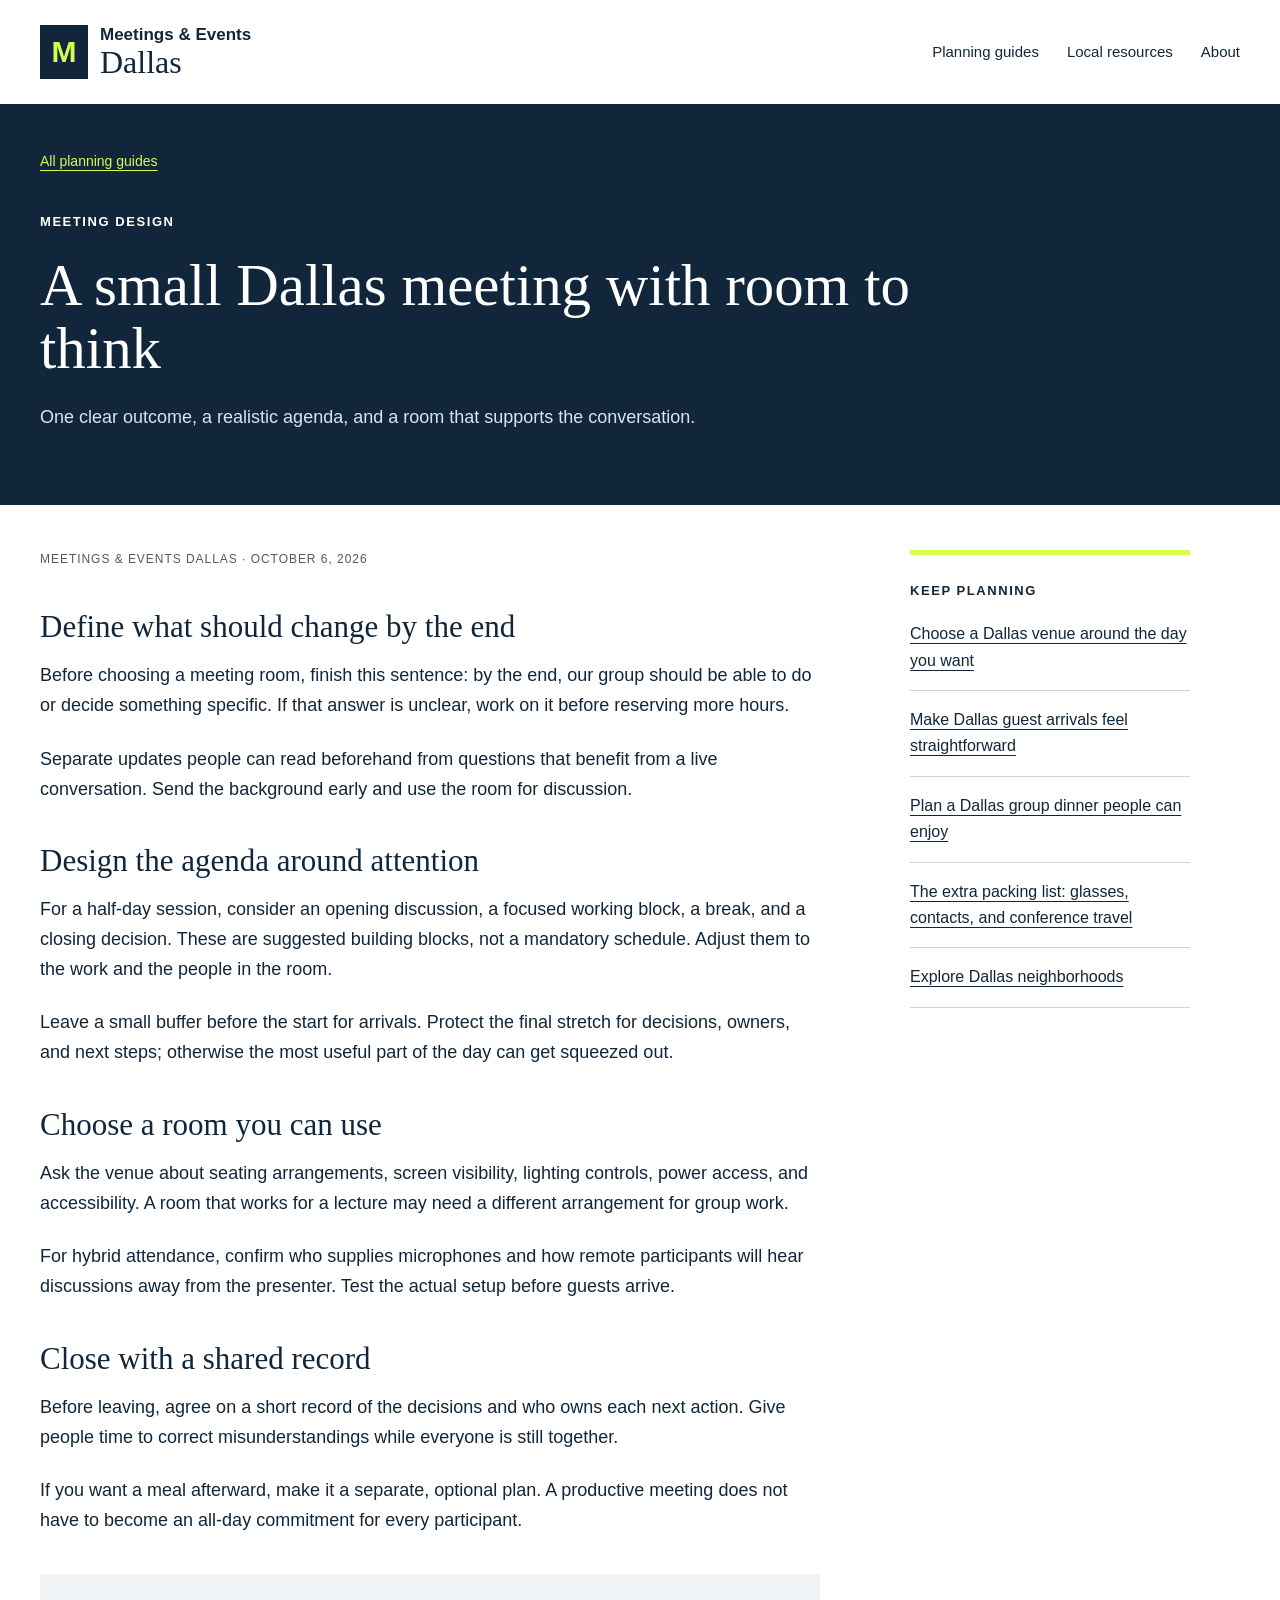
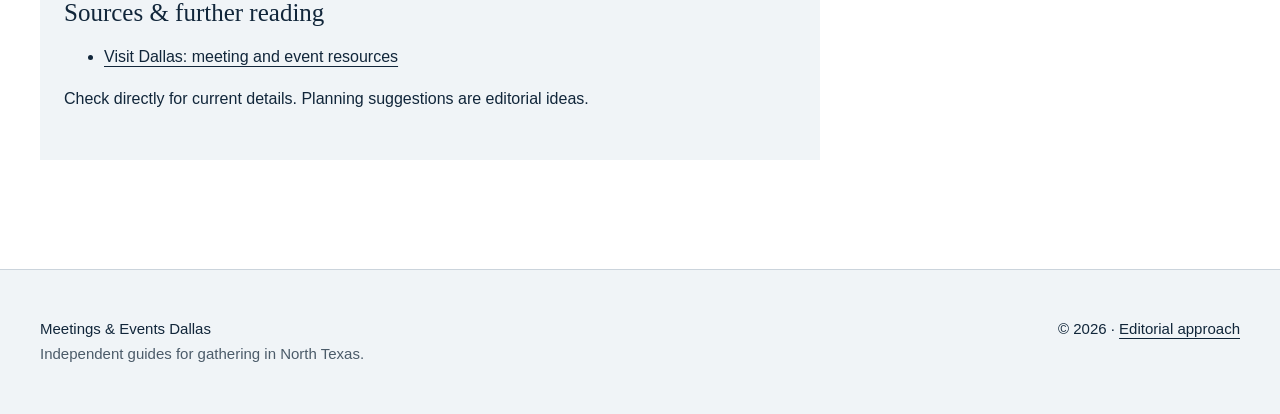
<file: docs/small-team-meeting/index.html>
<!doctype html><html lang="en"><head><meta charset="utf-8"><meta name="viewport" content="width=device-width, initial-scale=1"><title>A small Dallas meeting with room to think | Meetings &amp; Events Dallas</title><meta name="description" content="One clear outcome, a realistic agenda, and a room that supports the conversation."><link rel="icon" type="image/svg+xml" href="data:image/svg+xml,%3Csvg%20xmlns%3D%22http%3A//www.w3.org/2000/svg%22%20viewBox%3D%220%200%2032%2032%22%3E%3Crect%20width%3D%2232%22%20height%3D%2232%22%20rx%3D%225%22%20fill%3D%22%2311263a%22/%3E%3Ctext%20x%3D%2216%22%20y%3D%2223%22%20text-anchor%3D%22middle%22%20font-family%3D%22Arial%22%20font-size%3D%2221%22%20font-weight%3D%22bold%22%20fill%3D%22%23d6fb51%22%3EM%3C/text%3E%3C/svg%3E"><link rel="stylesheet" href="../style.css"></head><body><a class="skip" href="#main">Skip to content</a><header><div class="wrap mast"><a class="brand" href="../index.html"><span class="mark">M</span><span>Meetings &amp; Events<br><b>Dallas</b></span></a><nav aria-label="Main navigation"><a href="../index.html#guides">Planning guides</a><a href="../index.html#resources">Local resources</a><a href="../index.html#about">About</a></nav></div></header><main id="main"><section class="article-hero"><div class="wrap"><a class="breadcrumb" href="../index.html#guides">All planning guides</a><p class="eyebrow">MEETING DESIGN</p><h1>A small Dallas meeting with room to think</h1><p class="dek">One clear outcome, a realistic agenda, and a room that supports the conversation.</p></div></section><div class="wrap article-grid"><article><p class="meta">MEETINGS &amp; EVENTS DALLAS · OCTOBER 6, 2026</p><section><h2>Define what should change by the end</h2><p>Before choosing a meeting room, finish this sentence: by the end, our group should be able to do or decide something specific. If that answer is unclear, work on it before reserving more hours.</p><p>Separate updates people can read beforehand from questions that benefit from a live conversation. Send the background early and use the room for discussion.</p></section><section><h2>Design the agenda around attention</h2><p>For a half-day session, consider an opening discussion, a focused working block, a break, and a closing decision. These are suggested building blocks, not a mandatory schedule. Adjust them to the work and the people in the room.</p><p>Leave a small buffer before the start for arrivals. Protect the final stretch for decisions, owners, and next steps; otherwise the most useful part of the day can get squeezed out.</p></section><section><h2>Choose a room you can use</h2><p>Ask the venue about seating arrangements, screen visibility, lighting controls, power access, and accessibility. A room that works for a lecture may need a different arrangement for group work.</p><p>For hybrid attendance, confirm who supplies microphones and how remote participants will hear discussions away from the presenter. Test the actual setup before guests arrive.</p></section><section><h2>Close with a shared record</h2><p>Before leaving, agree on a short record of the decisions and who owns each next action. Give people time to correct misunderstandings while everyone is still together.</p><p>If you want a meal afterward, make it a separate, optional plan. A productive meeting does not have to become an all-day commitment for every participant.</p></section><aside class="sources"><h2>Sources &amp; further reading</h2><ul><li><a href="https://www.visitdallas.com/meetings-events/">Visit Dallas: meeting and event resources</a></li></ul><p>Check directly for current details. Planning suggestions are editorial ideas.</p></aside></article><aside class="sidebar"><span class="eyebrow">KEEP PLANNING</span><a href="../choose-a-dallas-event-venue/">Choose a Dallas venue around the day you want</a><a href="../guest-arrivals/">Make Dallas guest arrivals feel straightforward</a><a href="../group-dinner/">Plan a Dallas group dinner people can enjoy</a><a href="../conference-travel-glasses-contacts/">The extra packing list: glasses, contacts, and conference travel</a><a href="https://lasercare.github.io/dallas-by-district/">Explore Dallas neighborhoods</a></aside></div></main><footer><div class="wrap foot"><p>Meetings &amp; Events Dallas<br><span>Independent guides for gathering in North Texas.</span></p><p>© 2026 · <a href="../index.html#about">Editorial approach</a></p></div></footer></body></html>
</file>
<file: docs/style.css>
*{box-sizing:border-box}html{scroll-behavior:smooth;scroll-padding-top:24px}body{margin:0;background:#fff;color:#11263a;font:18px/1.65 Arial,sans-serif}a{color:inherit;text-underline-offset:4px}a:hover{text-decoration-thickness:2px}a:focus-visible{outline:3px solid #3a68b5;outline-offset:5px}.wrap{max-width:1280px;width:calc(100% - 80px);margin:auto}.skip{position:absolute;top:-100px}.skip:focus{top:8px;padding:10px;background:#d6fb51;z-index:5}.mast{display:flex;align-items:center;justify-content:space-between;padding:24px 0;gap:24px}.brand{display:flex;align-items:center;gap:12px;text-decoration:none;font-size:17px;line-height:1.25;font-weight:700}.brand b{font:32px/1.1 Georgia,serif}.mark{display:grid;place-items:center;width:48px;height:54px;background:#11263a;color:#d6fb51;font-size:30px}nav{display:flex;gap:28px;font-size:15px}nav a{text-decoration:none}.hero{background:#11263a;color:white;border-top:1px solid #11263a}.hero-inner{display:grid;grid-template-columns:1fr 1fr;gap:58px;padding:58px 0}.eyebrow{font-size:13px;font-weight:700;letter-spacing:.12em;line-height:1.5}.hero h1{font:clamp(44px,4.8vw,72px)/1.06 Georgia,serif;letter-spacing:-.025em;margin:24px 0}.hero h1 em{font-style:normal;color:#d6fb51}.hero-copy>p:not(.eyebrow){max-width:410px;color:#d8e4ef}.button{display:inline-block;background:#d6fb51;color:#11263a;padding:14px 22px;text-decoration:none;font-size:15px;font-weight:700;margin-top:14px}.hero figure{margin:0;align-self:stretch;position:relative;min-height:490px;overflow:hidden}.hero img{position:absolute;width:100%;height:100%;object-fit:cover;inset:0}.hero figcaption{position:absolute;left:16px;right:16px;bottom:16px;background:#11263ae6;color:white;font-size:12px;padding:10px 12px}.start{display:grid;grid-template-columns:1fr 1.7fr 1.5fr;gap:36px;align-items:start;padding:68px 0;border-bottom:1px solid #cbd4dc}.start h2{margin:0;font:40px/1.15 Georgia}.start p{margin:0;color:#4b5b69}.section-heading{display:flex;justify-content:space-between;align-items:center;gap:20px;padding:56px 0 26px}.section-heading h2{font:40px/1.2 Georgia;margin:0}.section-heading>span{font-size:13px;letter-spacing:.1em;color:#4b5b69}.cards{display:grid;grid-template-columns:repeat(3,1fr);border-left:1px solid #cbd4dc;border-top:1px solid #cbd4dc}.card{padding:30px;border-right:1px solid #cbd4dc;border-bottom:1px solid #cbd4dc;text-decoration:none;display:flex;flex-direction:column;min-height:330px}.card:nth-child(4){grid-column:1 / 3}.card:hover{background:#f1f6fa}.card h3{font:30px/1.18 Georgia;margin:20px 0 14px}.card p{font-size:16px;color:#4b5b69;margin:0 0 24px}.read{font-weight:700;font-size:14px;margin-top:auto}.resources{display:grid;grid-template-columns:1fr 1.2fr;gap:70px;margin:70px 0;padding:45px;background:#11263a;color:white}.resources h2{font:40px/1.15 Georgia;margin:18px 0}.resources p{font-size:17px;color:#d8e4ef}.resource-list a{display:block;padding:20px 0;border-bottom:1px solid #607081;text-decoration:none;font-size:20px}.resource-list span{display:block;font-size:14px;color:#d6fb51}.about{max-width:850px;margin:68px 0}.about h2{font:36px/1.2 Georgia}.about p{font-size:17px;color:#4b5b69}.related-sites{display:flex;flex-wrap:wrap;gap:22px;font-size:15px}footer{background:#f0f4f7;border-top:1px solid #cbd4dc;margin-top:64px}.foot{display:flex;justify-content:space-between;gap:30px;padding:32px 0;font-size:15px}.foot span{color:#4b5b69}.article-hero{background:#11263a;color:white;padding:42px 0 55px}.breadcrumb{font-size:14px;color:#d6fb51}.article-hero .eyebrow{margin-top:36px}.article-hero h1{font:clamp(40px,4.6vw,66px)/1.08 Georgia;max-width:960px;margin:22px 0}.dek{max-width:740px;color:#d8e4ef}.article-grid{display:grid;grid-template-columns:minmax(0,780px) 280px;gap:90px;padding:45px 0}.meta{font-size:12px;letter-spacing:.08em;color:#4b5b69}.article-grid article h2{font:31px/1.2 Georgia;margin:38px 0 16px}.article-grid article p{margin:0 0 24px}.sidebar{border-top:5px solid #d6fb51;padding-top:20px;align-self:start}.sidebar a{display:block;border-bottom:1px solid #cbd4dc;padding:16px 0;font-size:16px}.sources{background:#f0f4f7;padding:24px;font-size:16px;margin-top:38px}.sources h2{margin-top:0!important;font-size:25px!important}.sources li{margin:12px 0}.missing{padding:80px 0}.missing h1{font:48px/1.1 Georgia;max-width:700px}
@media(max-width:950px){.hero-inner{gap:30px}.cards{grid-template-columns:repeat(2,1fr)}.card:nth-child(4){grid-column:auto}.start{grid-template-columns:1fr 1fr}.start>.eyebrow{grid-column:1/-1}.article-grid{grid-template-columns:minmax(0,1fr) 240px;gap:35px}.resources{gap:36px;padding:30px}}
@media(max-width:650px){.wrap{width:calc(100% - 36px)}.mast{flex-wrap:wrap;padding:18px 0}nav{gap:22px;font-size:14px}.hero-inner{grid-template-columns:1fr;padding:35px 0;gap:30px}.hero h1{font-size:46px}.hero figure{min-height:280px}.start{grid-template-columns:1fr;padding:40px 0;gap:20px}.start h2,.resources h2{font-size:34px}.section-heading{align-items:start;flex-direction:column;padding-top:40px}.section-heading h2{font-size:34px}.cards{grid-template-columns:1fr}.card{min-height:270px;padding:24px}.resources{grid-template-columns:1fr;margin:44px 0;padding:26px;gap:14px}.about{margin:40px 0}.article-grid{grid-template-columns:1fr;padding-top:30px}.sidebar{margin-top:10px}.article-hero{padding:30px 0}.article-hero h1{font-size:42px}.foot{flex-direction:column;gap:8px}.eyebrow{font-size:12px}}
@media(prefers-reduced-motion:reduce){html{scroll-behavior:auto}}
</file>
